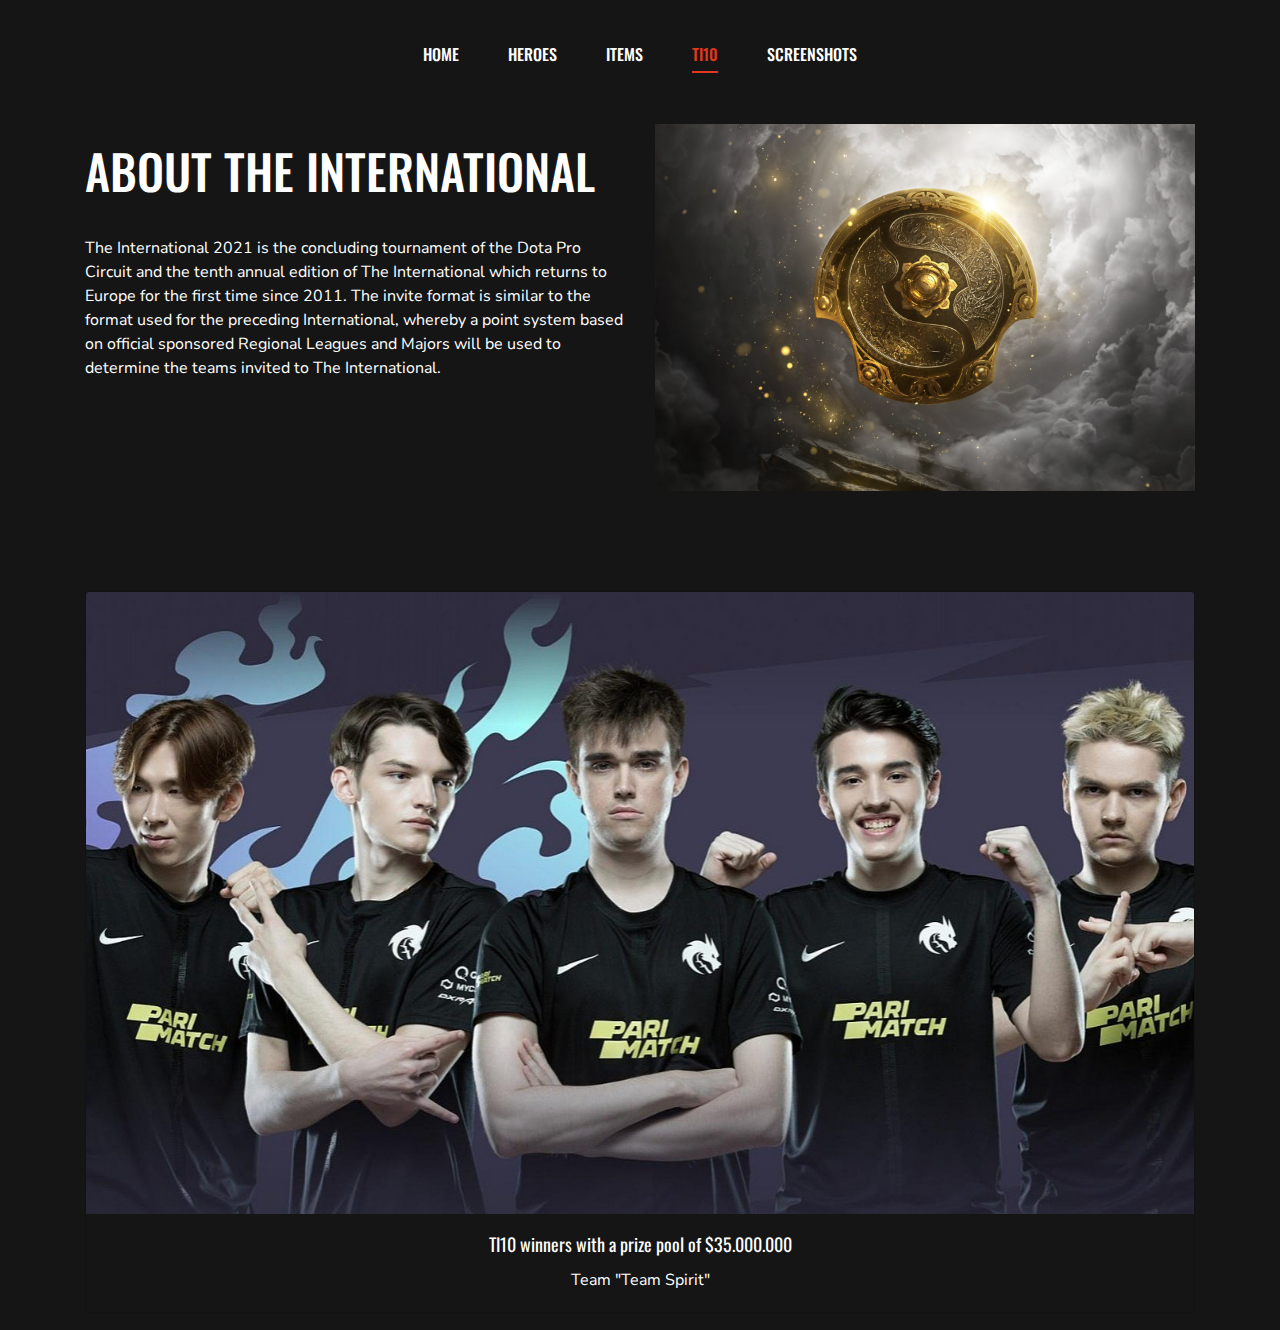
<file: ti.html>
<!DOCTYPE html>
<html lang="zxx">

<head>
    <meta charset="UTF-8">
    <meta name="description" content="Activitar Template">
    <meta name="keywords" content="Activitar, unica, creative, html">
    <meta name="viewport" content="width=device-width, initial-scale=1.0">
    <meta http-equiv="X-UA-Compatible" content="ie=edge">
    <title>Dota 2</title>

    <link href="https://fonts.googleapis.com/css?family=Nunito+Sans:400,600,700,800,900&display=swap" rel="stylesheet">
    <link href="https://fonts.googleapis.com/css?family=Oswald:300,400,500,600,700&display=swap" rel="stylesheet">

    <link rel="stylesheet" href="css/bootstrap.min.css" type="text/css">
    <link rel="stylesheet" href="css/owl.carousel.min.css" type="text/css">
    <link rel="stylesheet" href="css/style.css" type="text/css">
</head>

<body>
    <header class="header-section header-normal">
        <div class="container-fluid">
            <div class="container">
                <div class="nav-menu fixed-top" style="background-color: #151515;">
                    <nav class="mainmenu mobile-menu">
                        <ul>
                            <li><a href="./index.html">Home</a></li>
                            <li><a href="./heroes.html">Heroes</a></li>
                            <li><a href="./items.html">Items</a></li>
                            <li class="active"><a href="./ti.html">TI10</a></li>
                            <li><a href="./screenshots.html">Screenshots</a></li>
                        </ul>
                    </nav>
                </div>
            </div>
            <div id="mobile-menu-wrap"></div>
        </div>
    </header>

    <section class="home-about spad">
        <div class="container">
            <div class="row">
                <div class="col-lg-6">
                    <div class="about-text">
                        <h2>About The International</h2>
                        <p class="long-details">The International 2021 is the concluding tournament of the Dota Pro Circuit and the tenth annual edition of The International which returns to Europe for the first time since 2011. The invite format is similar to the format used for the preceding International, whereby a point system based on official sponsored Regional Leagues and Majors will be used to determine the teams invited to The International.
                        </p>
                    </div>
                </div>
                <div class="col-lg-6">
                    <div class="about-img">
                        <img src="img/resources-imgs/The_International_10.jpg" alt="">
                    </div>
                </div>
            </div>
        </div>
    </section>

    <section class="cm-section">
        <div class="container">
            <div class="card mb-3 text-center text-white">
                <img src="img/resources-imgs/1.jpeg" class="card-img-top " alt="...">
                <div class="card-body">
                    <h5 class="card-title"> TI10 winners with a prize pool of $35.000.000</h5>
                    <p class="card-text">Team "Team Spirit"</p>
                </div>
            </div>
        </div>
    </section>
    <script src="js/jquery-3.3.1.min.js"></script>
    <script src="js/bootstrap.min.js"></script>
    <script src="js/jquery.slicknav.js"></script>
    <script src="js/owl.carousel.min.js"></script>
    <script src="js/main.js"></script>
</body>

</html>
</file>
<file: css/style.css>
html, body {
	height: 100%;
	font-family: "Nunito Sans", sans-serif;
	-webkit-font-smoothing: antialiased;
}
h1, h2, h3, h4, h5, h6 {
	margin: 0;
	color: #111111;
	font-weight: 400;
	font-family: "Oswald", sans-serif;
}
h7 {
	margin: 0;
	color: #ff8800;
	font-weight: 400;
	font-family: "Oswald", sans-serif;
}
h1 {
	font-size: 70px;
}
h2 {
	font-size: 36px;
}
h3 {
	font-size: 30px;
}
h4 {
	font-size: 24px;
}
h5 {
	font-size: 18px;
}
h6 {
	font-size: 16px;
}
p {
	font-size: 16px;
	font-family: "Nunito Sans", sans-serif;
	color: #8f8fa8;
	font-weight: 400;
	line-height: 24px;
	margin: 0 0 15px 0;
}
img {
	max-width: 100%;
}
a:hover, a:focus {
	text-decoration: none;
	outline: none;
	color: #fff;
}
ul, ol {
	padding: 0;
	margin: 0;
}
/*---------------------
  Helper CSS
-----------------------*/
.section-title h2 {
	color: #ffffff;
	font-size: 48px;
	font-weight: 600;
	margin-bottom: 18px;
	text-transform: uppercase;
}
.section-title p {
	color: #ffffff;
	margin-bottom: 0;
}
.set-bg {
	background-repeat: no-repeat;
	background-size: cover;
	background-position: top center;
}
.spad {
	padding-top: 100px;
	padding-bottom: 100px;
}
.text-white h5, .text-white p, .text-white a {
	color: #fff;
}
/* buttons */
.primary-btn {
	display: inline-block;
	font-size: 14px;
	font-family: "Oswald", sans-serif;
	font-weight: 600;
	padding: 0 12px;
	color: #ffffff;
	letter-spacing: 2px;
	text-transform: uppercase;
	text-align: center;
	width: 160px;
	height: 46px;
	border-left: 2px solid #e16521;
	border-right: 2px solid #e4381C;
	box-sizing: border-box;
	background-position: 0 0, 0 100%;
	background-repeat: no-repeat;
	background-size: 100% 2px;
	background-image: linear-gradient(to right, #e4381C 100%, #e16521 100%), linear-gradient(to right, #e4381C 0%, #e16521 0%);
	transition-duration: 1000ms;
	line-height: 45px;
	position: relative;
	z-index: 1;
	border-radius: 4px;
}
.primary-btn:after {
	color: #fff;
	transition-duration: 500ms;
	background: #e16521;
	background: linear-gradient(to right, #e16521, #e4381C);
	content: "";
	position: absolute;
	width: 100%;
	height: 100%;
	top: 0;
	left: 0;
	z-index: -1;
	border-radius: 2px;
	opacity: 0;
}
/*---------------------
  Header
-----------------------*/
.header-section {
	padding-top: 40px;
	position: absolute;
	left: 0;
	top: 0;
	width: 100%;
	z-index: 99;
	padding-left: 60px;
	padding-right: 60px;
}
.header-section.header-normal {
	position: relative;
	display: flex;
	background: #151515;
	padding-top: 0;
}
.header-section.header-normal .nav-menu .mainmenu ul li a {
	padding: 40px 0;
}
.header-section.header-normal .nav-menu .mainmenu ul li a:after {
	bottom: 35px;
}
.nav-menu {
	text-align: center;
}
.nav-menu .mainmenu {
	display: inline-block;
}
.nav-menu .mainmenu ul li {
	display: inline-block;
	list-style: none;
	margin-right: 45px;
	position: relative;
}
.nav-menu .mainmenu ul li:last-child {
	margin-right: 0;
}
.nav-menu .mainmenu ul li.active a {
	color: #e4381C;
}
.nav-menu .mainmenu ul li.active a:after {
	opacity: 1;
}
.nav-menu .mainmenu ul li a {
	color: #ffffff;
	font-size: 16px;
	text-transform: uppercase;
	font-weight: 500;
	line-height: 28px;
	transition: 0.3s;
	display: block;
	font-family: "Oswald", sans-serif;
	transition: all 0.3s;
}
.nav-menu .mainmenu ul li a:after {
	position: absolute;
	left: 0;
	bottom: -5px;
	width: 100%;
	height: 2px;
	background: #e4381C;
	content: "";
	opacity: 0;
	-webkit-transition: all 0.3s;
	-o-transition: all 0.3s;
	transition: all 0.3s;
}
.nav-menu .mainmenu ul li:hover>a {
	color: #e4381C;
}
.nav-menu .mainmenu ul li:hover>a:after {
	opacity: 1;
}
/*---------------------
  Hero Section
-----------------------*/
.hero-items .owl-item.active .single-hero-item .hero-text h2,
.hero-items .owl-item.active .single-hero-item .hero-text h1,
.hero-items .owl-item.active .single-hero-item .hero-text .primary-btn {
	top: 0;
	opacity: 1;
}
.hero-items .owl-item.active .single-hero-item .hero-text h2 {
	transition: all 0.2s ease 0.2s;
}
.hero-items .owl-item.active .single-hero-item .hero-text h1 {
	transition: all 0.4s ease 0.4s;
}
.hero-items .owl-item.active .single-hero-item .hero-text .primary-btn {
	transition: all 0.6s ease 0.6s;
}
.hero-items .owl-nav button[type=button] {
	position: absolute;
	left: 75px;
	top: 50%;
	transform: translateY(-30px);
	line-height: 30px;
	font-size: 60px;
	color: #ffffff;
}
.hero-items .owl-nav button[type=button].owl-next {
	left: auto;
	right: 75px;
}
.hero-items .owl-dots {
	position: absolute;
	left: 0;
	bottom: 23px;
	width: 100%;
	text-align: center;
}
.hero-items .owl-dots button.owl-dot {
	height: 14px;
	width: 14px;
	background: #ffffff;
	border-radius: 50%;
	margin-right: 15px;
	position: relative;
}
.hero-items .owl-dots button.owl-dot.active:after {
	opacity: 1;
}
.hero-items .owl-dots button.owl-dot:after {
	position: absolute;
	left: -3px;
	top: -3px;
	height: 20px;
	width: 20px;
	border: 1px solid #ffffff;
	content: "";
	border-radius: 50%;
	opacity: 0;
	transition: all 0.3s;
}
.hero-items .owl-dots button.owl-dot:last-child {
	margin-right: 0;
}
.single-hero-item {
	height: 950px;
	padding-top: 20px;
	display: -webkit-box;
	display: -ms-flexbox;
	display: flex;
	align-items: center;
	justify-content: center;
}
.single-hero-item .hero-text {
	text-align: center;
}
.single-hero-item .hero-text h2 {
	color: #e16521;
	text-transform: uppercase;
	font-family: "Nunito Sans", sans-serif;
	font-size: 60px;
	margin-bottom: 4px;
	position: relative;
	top: 50px;
	opacity: 0;
}
.single-hero-item .hero-text h1 {
	color: #e4381C;
	font-size: 90px;
	font-weight: 600;
	text-transform: uppercase;
	margin-bottom: 46px;
	position: relative;
	top: 50px;
	opacity: 0;
}
.single-hero-item .hero-text .primary-btn {
	position: relative;
	top: 50px;
	opacity: 0;
}
.single-hero-item .hero-text .primary-btn:hover:after {
	opacity: 1;
}
/*---------------------
  Feature Item
-----------------------*/
.feature-item {
	text-align: center;
	height: 380px;
	margin-left: -15px;
	margin-right: -15px;
	padding: 100px 15px 15px;
	position: relative;
}
.feature-item:hover:before {
	opacity: 1;
}
.feature-item:before {
	position: absolute;
	left: 0;
	bottom: 0;
	width: 100%;
	height: 5px;
	background: #e4381C;
	content: "";
	opacity: 0;
	-webkit-transition: all 0.3s;
	-o-transition: all 0.3s;
	transition: all 0.3s;
}
.feature-item h3 {
	color: #ffffff;
	font-weight: 500;
	text-transform: uppercase;
	margin-bottom: 14px;
}
.feature-item p {
	color: #ffffff;
	margin-bottom: 22px;
}
.feature-item .primary-btn.f-btn:hover:after {
	opacity: 1;
}
/*---------------------
  Home About
-----------------------*/
.home-about {
	background: #151515;
}
.about-text {
	padding-top: 18px;
}
.about-text h2 {
	font-size: 48px;
	font-weight: 500;
	color: #ffffff;
	text-transform: uppercase;
	margin-bottom: 36px;
}
.about-text p.short-details {
	font-size: 20px;
	font-weight: 600;
	color: #ffffff;
	line-height: 28px;
	margin-bottom: 20px;
}
.about-text p.long-details {
	color: #ffffff;
	margin-bottom: 40px;
}
.about-text .primary-btn.about-btn:after {
	opacity: 1;
}
.about-img img {
	min-width: 100%;
}
/*---------------------
  Classes Section
-----------------------*/
.classes-section {
	background: #151515;
}
.classes-section.schedule-page .class-title {
	padding: 0;
}
.classes-section.schedule-page .class-title .section-title {
	margin-bottom: 65px;
}
.class-title {
	padding-top: 60px;
	padding-bottom: 62px;
}
.class-title .section-title h2 {
	font-weight: 500;
}
.classes-item {
	height: 480px;
	margin-left: -15px;
	margin-right: -15px;
	padding-left: 60px;
	padding-top: 162px;
	padding-right: 35px;
}
.classes-item:hover:before {
	opacity: 1;
}
.classes-item:before {
	position: absolute;
	left: 0;
	bottom: 0;
	width: 100%;
	height: 5px;
	background: #e4381C;
	content: "";
	opacity: 0;
	transition: all 0.3s;
}
.classes-item h4 {
	font-weight: 600;
	color: #ffffff;
	text-transform: uppercase;
	margin-bottom: 20px;
}
.classes-item p {
	color: #ffffff;
	margin-bottom: 38px;
}
.classes-item .primary-btn.class-btn {
	background-image: linear-gradient(to right, #e16521 100%, #e4381C 0%), linear-gradient(to right, #e4381C 100%, #e16521 0%);
	/* display: block;
	margin: 0 auto; */
}
.classes-item .primary-btn.class-btn:hover:after {
	opacity: 1;
}
/*---------------------
  Cta Section
-----------------------*/
.cta-section {
	background: linear-gradient(45deg, #e16521, #e4381C);
	padding: 38px 0;
}
.cta-section .cta-text {
	float: left;
}
.cta-section .cta-text h3 {
	color: #ffffff;
	font-weight: 500;
	text-transform: uppercase;
	margin-bottom: 10px;
}
.cta-section .cta-text p {
	color: #ffffff;
	margin-bottom: 0;
}
.cta-section .primary-btn.cta-btn {
	float: right;
	border-color: #ffffff;
	background-image: linear-gradient(to right, #ffffff 100%, #ffffff 100%), linear-gradient(to right, #ffffff 0%, #ffffff 0%);
	margin-top: 14px;
}
.screenshots-section,.screenshots-section .card{
	background-color: #151515;
}
.martop{
	padding-top: 20px;
}
.botop{
	padding-top: 20px;
	padding-bottom: 20px;
	background-color: #151515
}
/*---------------------
  CardMod Section
-----------------------*/
.cm-section {
	/* margin-top: 10px; */
	background-color: #151515;
	padding-bottom: 1px;
}
.cm-section .card{
	background-color: #151515;
}
.tbf{
	display: flex;
	flex-direction: column;
	justify-content: space-between;
}
/*
Форма обратной связи
*/
#inline {
	margin-left:30px;
	width:65%;
	margin:0 auto;
	background:rgb(15, 15, 15);
	padding:10px 20px;
 }
 .txt {
	display:inline-block;
	color:#f5d8d8;
	width:190px;
	margin-bottom:10px;
	border:1px solid #CCC;
	padding:5px 9px;
	font-size:15px!important;
	line-height:1.4em;
 }
 .txtarea {
	display:inline-block;
	color:#ffffff;
	width:617px;
	margin-bottom:10px;
	border:1px solid #CCC;
	padding:5px 9px;
	font-size:15px!important;
	line-height:1.4em;
	height:80px;
 }
 .txt:focus, .txtarea:focus {
	border-style:solid;
	border-color:#fdfdfd;
	color:rgb(255, 255, 255);
 }
 input.error, textarea.error {
	 border-color:#973D3D;
	 border-style:solid;
	 background:#F0BEBE;
	 color:#A35959;
 }
 input.error:focus, textarea.error:focus {
	 border-color:#973D3D;
	 color:#A35959;
 }
 #send { 
	 color:#FFFFFF;
	 display:block;
	 cursor:pointer;
	 padding:5px 11px;
	 font-size:1.2em;
	 border:solid 1px #F9F9F9;
	 border-radius:2px;
	 background:#fa7500;
	 width:210px;
	 margin-bottom:20px;
 }
 #send:hover {
	 background:#979797;
 }
 /*
 Форма обратной связи
 */
</file>
